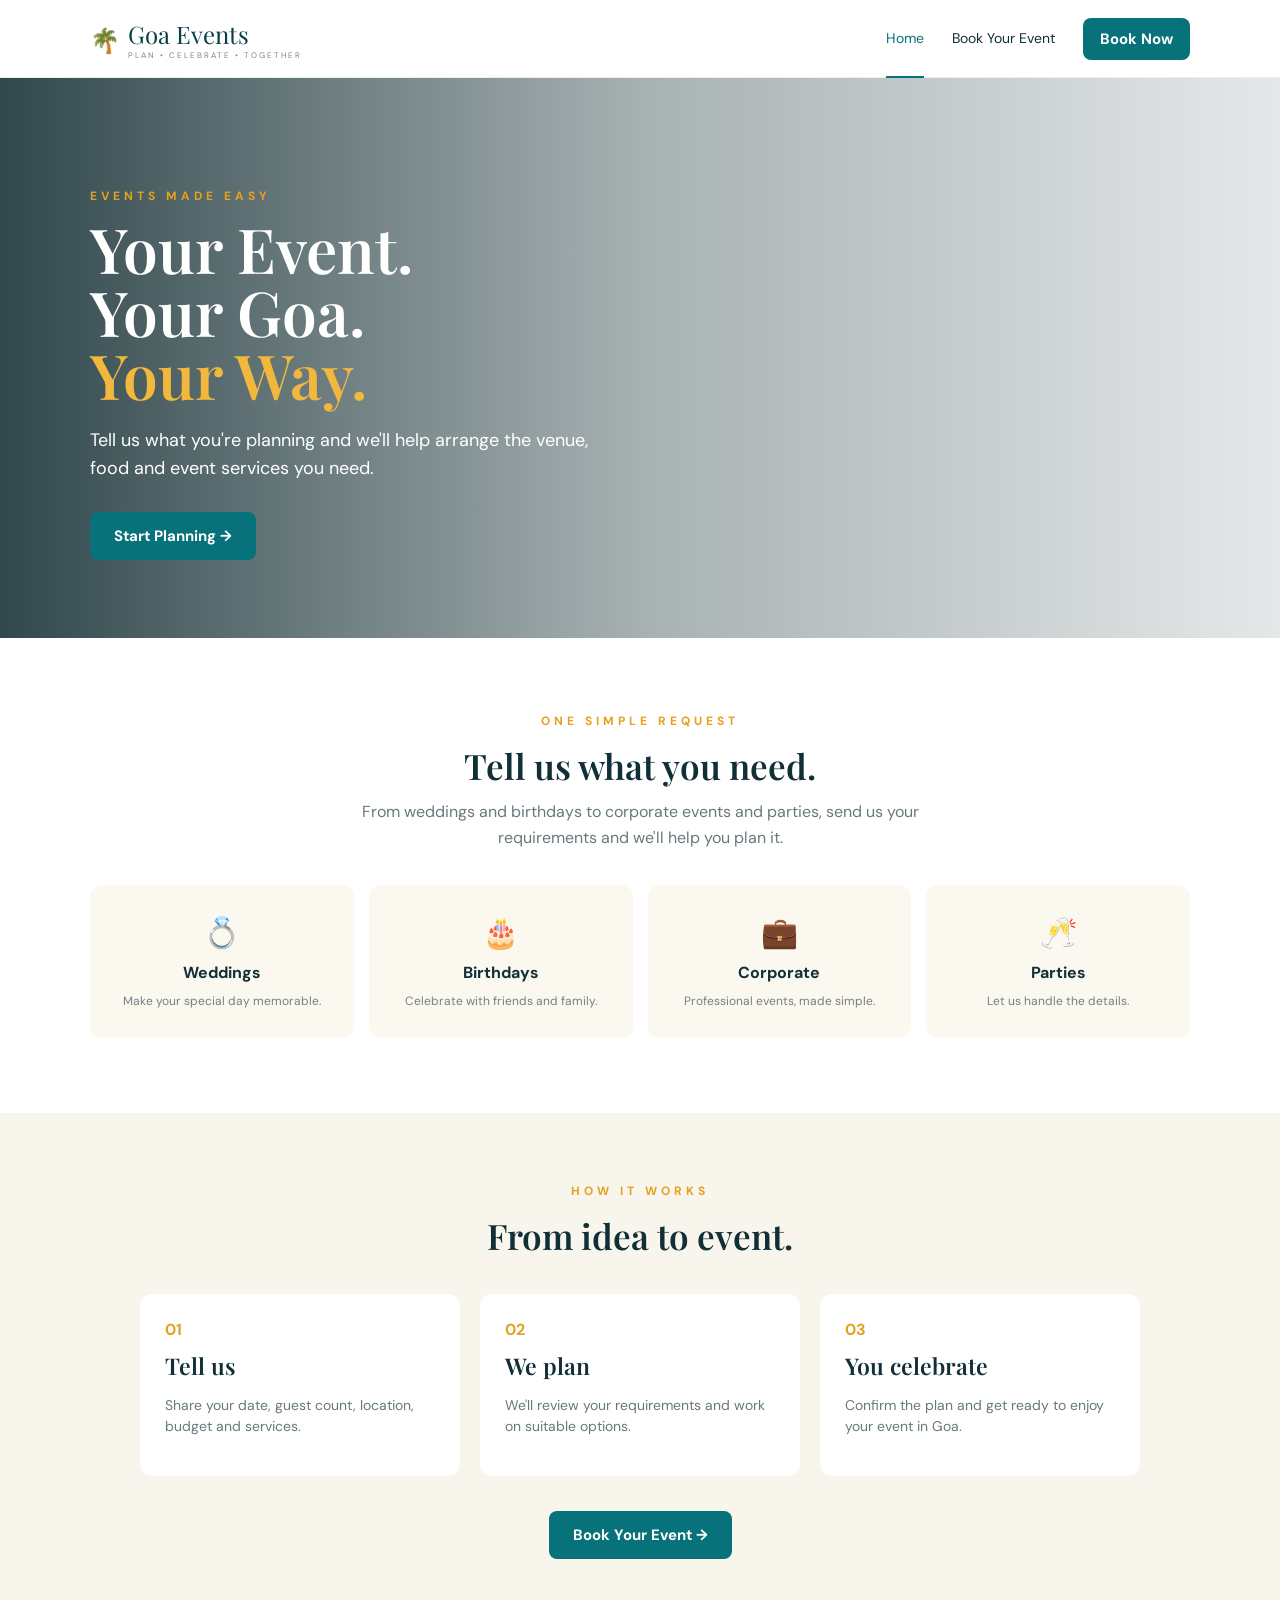
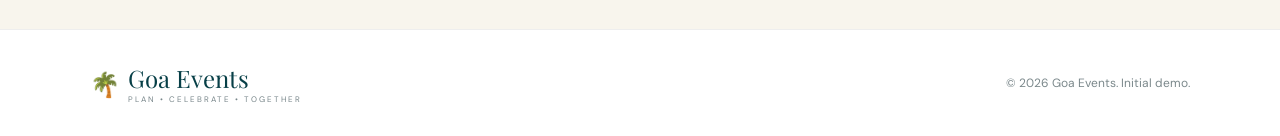
<file: index.html>
<!doctype html>
<html lang="en"><head><meta charset="utf-8"><meta name="viewport" content="width=device-width,initial-scale=1">
<title>Goa Events — Book Your Event</title><link rel="preconnect" href="https://fonts.googleapis.com"><link rel="preconnect" href="https://fonts.gstatic.com" crossorigin><link href="https://fonts.googleapis.com/css2?family=DM+Sans:wght@400;500;600;700&family=Playfair+Display:wght@600;700&display=swap" rel="stylesheet"><link rel="stylesheet" href="styles.css"></head>
<body>
<header><a class="logo" href="index.html">🌴 <span>Goa Events<small>PLAN • CELEBRATE • TOGETHER</small></span></a><nav><a class="active" href="index.html">Home</a><a href="booking.html">Book Your Event</a></nav><a class="btn small" href="booking.html">Book Now</a></header>
<section class="hero"><div class="shade"></div><div class="hero-content"><p class="eyebrow">EVENTS MADE EASY</p><h1>Your Event.<br>Your Goa.<br><em>Your Way.</em></h1><p>Tell us what you're planning and we'll help arrange the venue, food and event services you need.</p><a class="btn" href="booking.html">Start Planning →</a></div></section>
<section class="intro"><p class="eyebrow">ONE SIMPLE REQUEST</p><h2>Tell us what you need.</h2><p>From weddings and birthdays to corporate events and parties, send us your requirements and we'll help you plan it.</p>
<div class="features"><div>💍<b>Weddings</b><span>Make your special day memorable.</span></div><div>🎂<b>Birthdays</b><span>Celebrate with friends and family.</span></div><div>💼<b>Corporate</b><span>Professional events, made simple.</span></div><div>🥂<b>Parties</b><span>Let us handle the details.</span></div></div></section>
<section class="how"><p class="eyebrow">HOW IT WORKS</p><h2>From idea to event.</h2><div class="steps"><div><strong>01</strong><h3>Tell us</h3><p>Share your date, guest count, location, budget and services.</p></div><div><strong>02</strong><h3>We plan</h3><p>We'll review your requirements and work on suitable options.</p></div><div><strong>03</strong><h3>You celebrate</h3><p>Confirm the plan and get ready to enjoy your event in Goa.</p></div></div><a class="btn" href="booking.html">Book Your Event →</a></section>
<footer><div class="logo">🌴 <span>Goa Events<small>PLAN • CELEBRATE • TOGETHER</small></span></div><p>© 2026 Goa Events. Initial demo.</p></footer>
</body></html>
</file>
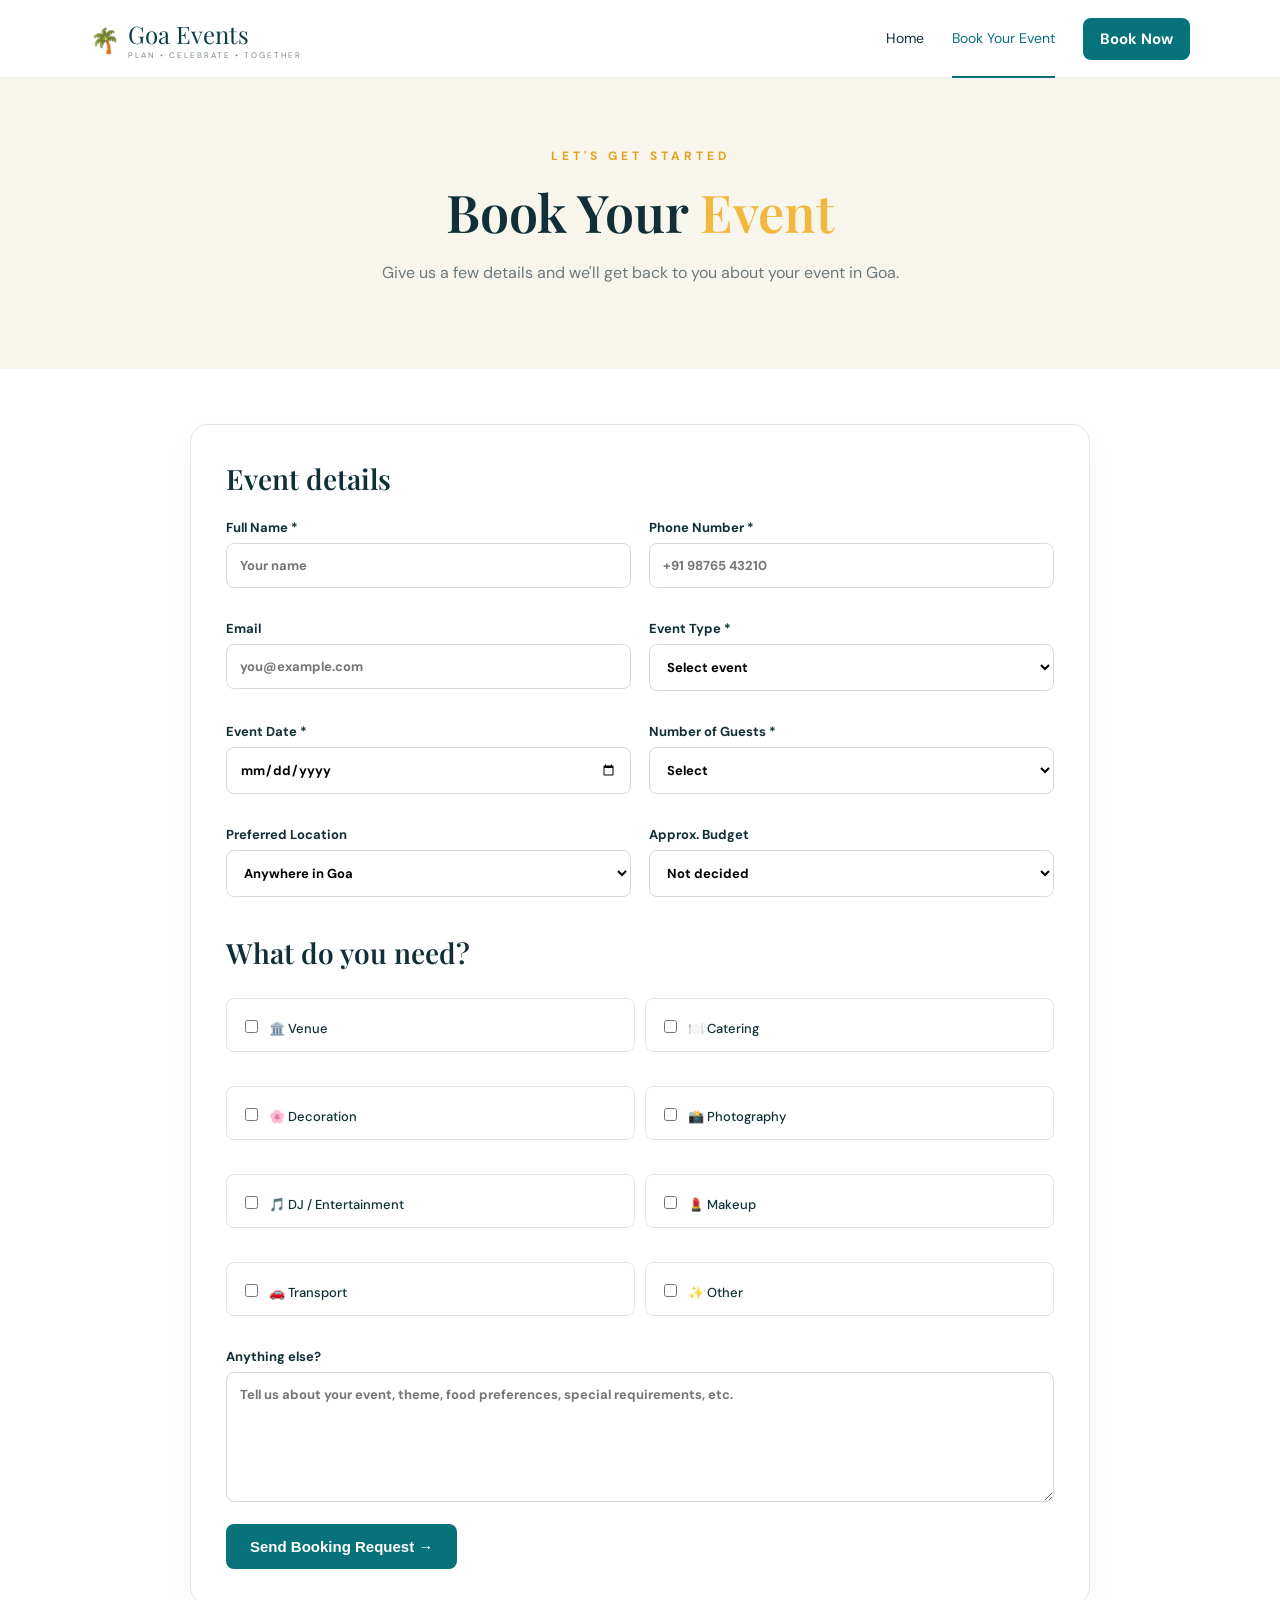
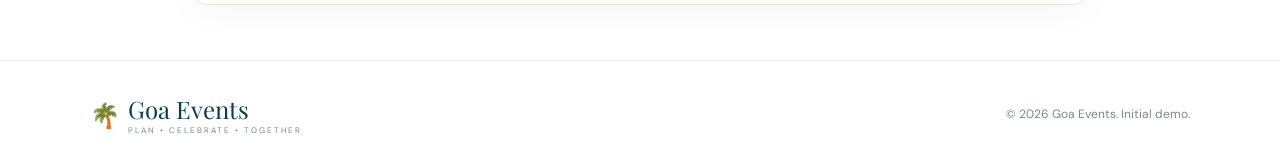
<file: booking.html>
<!doctype html>
<html lang="en"><head><meta charset="utf-8"><meta name="viewport" content="width=device-width,initial-scale=1">
<title>Book Your Event — Goa Events</title><link rel="preconnect" href="https://fonts.googleapis.com"><link rel="preconnect" href="https://fonts.gstatic.com" crossorigin><link href="https://fonts.googleapis.com/css2?family=DM+Sans:wght@400;500;600;700&family=Playfair+Display:wght@600;700&display=swap" rel="stylesheet"><link rel="stylesheet" href="styles.css"></head>
<body><header><a class="logo" href="index.html">🌴 <span>Goa Events<small>PLAN • CELEBRATE • TOGETHER</small></span></a><nav><a href="index.html">Home</a><a class="active" href="booking.html">Book Your Event</a></nav><a class="btn small" href="booking.html">Book Now</a></header>
<section class="page-title"><p class="eyebrow">LET'S GET STARTED</p><h1>Book Your <em>Event</em></h1><p>Give us a few details and we'll get back to you about your event in Goa.</p></section>
<main class="form-wrap"><form id="eventForm">
<h2>Event details</h2><div class="grid">
<label>Full Name *<input required name="name" placeholder="Your name"></label>
<label>Phone Number *<input required name="phone" type="tel" placeholder="+91 98765 43210"></label>
<label>Email<input name="email" type="email" placeholder="you@example.com"></label>
<label>Event Type *<select required name="event"><option value="">Select event</option><option>Wedding</option><option>Birthday</option><option>Engagement</option><option>Corporate Event</option><option>Party</option><option>Other</option></select></label>
<label>Event Date *<input required name="date" type="date"></label>
<label>Number of Guests *<select required name="guests"><option value="">Select</option><option>Up to 50</option><option>50–100</option><option>100–200</option><option>200–300</option><option>300+</option></select></label>
<label>Preferred Location<select name="location"><option>Anywhere in Goa</option><option>North Goa</option><option>Panjim</option><option>South Goa</option></select></label>
<label>Approx. Budget<select name="budget"><option>Not decided</option><option>Under ₹1 lakh</option><option>₹1–3 lakh</option><option>₹3–5 lakh</option><option>₹5–10 lakh</option><option>₹10 lakh+</option></select></label>
</div>
<h2>What do you need?</h2><div class="checks">
<label><input type="checkbox" name="services" value="Venue"> 🏛️ Venue</label>
<label><input type="checkbox" name="services" value="Catering"> 🍽️ Catering</label>
<label><input type="checkbox" name="services" value="Decoration"> 🌸 Decoration</label>
<label><input type="checkbox" name="services" value="Photography"> 📸 Photography</label>
<label><input type="checkbox" name="services" value="DJ/Entertainment"> 🎵 DJ / Entertainment</label>
<label><input type="checkbox" name="services" value="Makeup"> 💄 Makeup</label>
<label><input type="checkbox" name="services" value="Transport"> 🚗 Transport</label>
<label><input type="checkbox" name="services" value="Other"> ✨ Other</label>
</div>
<label>Anything else?<textarea name="message" rows="6" placeholder="Tell us about your event, theme, food preferences, special requirements, etc."></textarea></label>
<button class="btn submit" type="submit">Send Booking Request →</button>
<div id="success" class="success" hidden>Thanks! Your request has been recorded on this demo. For real enquiries, connect this form to Google Forms/Sheets before launch.</div>
</form></main>
<footer><div class="logo">🌴 <span>Goa Events<small>PLAN • CELEBRATE • TOGETHER</small></span></div><p>© 2026 Goa Events. Initial demo.</p></footer><script src="script.js"></script></body></html>
</file>
<file: styles.css>
*{box-sizing:border-box}body{margin:0;font-family:"DM Sans",sans-serif;color:#102f36;background:#fff}a{text-decoration:none;color:inherit}header{height:78px;padding:0 7%;display:flex;align-items:center;gap:28px;background:#fff;border-bottom:1px solid #eee;position:sticky;top:0;z-index:5}.logo{display:flex;align-items:center;gap:8px;margin-right:auto;font-family:"Playfair Display";font-size:24px;color:#073f47}.logo small{font-family:"DM Sans";display:block;font-size:8px;letter-spacing:2px;color:#78868a}.logo:first-letter{font-family:sans-serif}nav{display:flex;gap:28px;font-size:14px}nav a{padding:29px 0;border-bottom:2px solid transparent}nav a.active,nav a:hover{color:#08727a;border-color:#08727a}.btn{display:inline-block;background:#08727a;color:#fff;padding:14px 24px;border-radius:8px;font-weight:700;border:0;cursor:pointer;font-size:15px}.btn:hover{background:#064f55}.btn.small{padding:11px 17px}.hero{height:560px;background:url("https://images.unsplash.com/photo-1519225421980-715cb0215aed?auto=format&fit=crop&w=1800&q=85") center/cover;position:relative}.shade{position:absolute;inset:0;background:linear-gradient(90deg,rgba(3,31,36,.82),rgba(3,31,36,.35),rgba(3,31,36,.1))}.hero-content{position:relative;color:#fff;width:min(1100px,86%);margin:auto;padding-top:110px}.eyebrow{font-size:12px;letter-spacing:4px;font-weight:700;color:#e5a11d;margin:0 0 13px}.hero h1{font:600 62px/1.02 "Playfair Display";margin:0 0 20px}.hero h1 em,.page-title h1 em{font-style:normal;color:#f2b83e}.hero p:not(.eyebrow){font-size:18px;line-height:1.55;max-width:520px;margin-bottom:30px}.intro,.how{width:min(1100px,86%);margin:75px auto;text-align:center}.intro h2,.how h2,.form-wrap h2{font:600 35px "Playfair Display";margin:0 0 10px}.intro>p:not(.eyebrow){color:#68797d;max-width:650px;margin:0 auto 35px;line-height:1.6}.features{display:grid;grid-template-columns:repeat(4,1fr);gap:15px;margin-top:35px}.features div{background:#fbf8f0;padding:28px 18px;border-radius:12px;font-size:30px}.features b,.features span{display:block}.features b{font-size:16px;margin:10px}.features span{font-size:12px;color:#738084;line-height:1.4}.how{background:#f8f5ed;width:100%;padding:70px 7%;margin-bottom:0}.steps{display:grid;grid-template-columns:repeat(3,1fr);gap:20px;max-width:1000px;margin:35px auto}.steps div{background:#fff;padding:25px;border-radius:12px;text-align:left}.steps strong{color:#e1a21e}.steps h3{font:600 23px "Playfair Display";margin:10px 0}.steps p{color:#68797d;line-height:1.5;font-size:14px}.page-title{text-align:center;background:#f8f5ed;padding:70px 7%}.page-title h1{font:600 52px "Playfair Display";margin:0 0 12px}.page-title p:last-child{color:#6b7a7e}.form-wrap{width:min(900px,90%);margin:55px auto}.form-wrap form{border:1px solid #e7e3d9;border-radius:18px;padding:35px;box-shadow:0 10px 35px #00000008}.form-wrap h2{font-size:28px;margin-top:25px}.form-wrap h2:first-child{margin-top:0}.grid{display:grid;grid-template-columns:1fr 1fr;gap:8px 18px}.form-wrap label{display:block;font-size:13px;font-weight:700;margin:12px 0}.form-wrap input,.form-wrap select,.form-wrap textarea{display:block;width:100%;margin-top:7px;border:1px solid #d8d9d4;border-radius:8px;padding:13px;font:inherit;background:#fff}.checks{display:grid;grid-template-columns:repeat(2,1fr);gap:10px;margin:15px 0 20px}.checks label{padding:14px;border:1px solid #e3e3de;border-radius:8px;font-weight:500}.checks input{display:inline;width:auto;margin-right:8px}.submit{margin-top:10px}.success{margin-top:18px;padding:15px;background:#edf8f5;border-radius:8px;color:#08727a;font-weight:600}footer{padding:32px 7%;display:flex;align-items:center;border-top:1px solid #eee}footer p{margin-left:auto;color:#7b888b;font-size:12px}@media(max-width:750px){header{padding:0 5%;height:68px}header nav,.small{display:none}.hero{height:570px}.hero-content{padding-top:80px}.hero h1{font-size:47px}.features,.steps,.grid{grid-template-columns:1fr 1fr}.checks{grid-template-columns:1fr}.form-wrap form{padding:23px}.page-title h1{font-size:42px}}@media(max-width:500px){.features,.steps,.grid{grid-template-columns:1fr}.hero h1{font-size:41px}.hero-content{padding-top:65px}footer{display:block}footer p{margin-left:0;margin-top:20px}}
</file>
